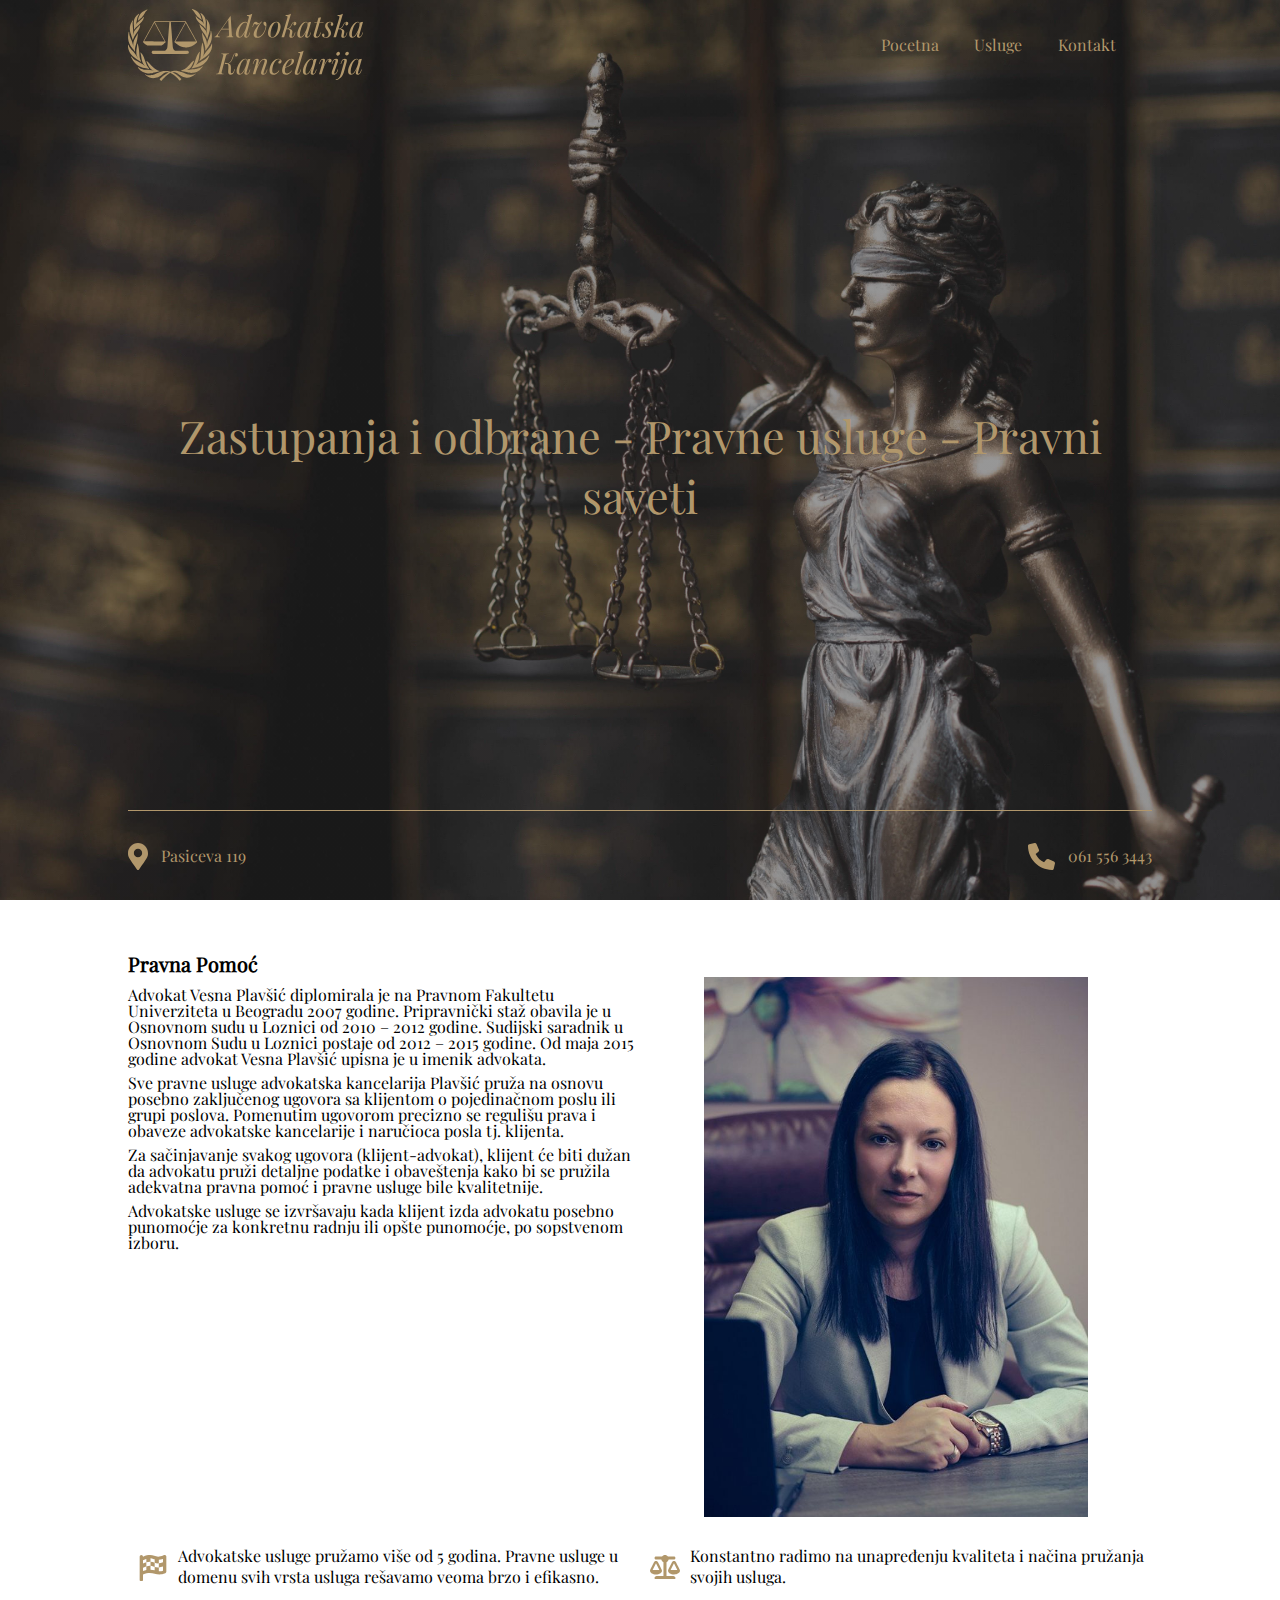
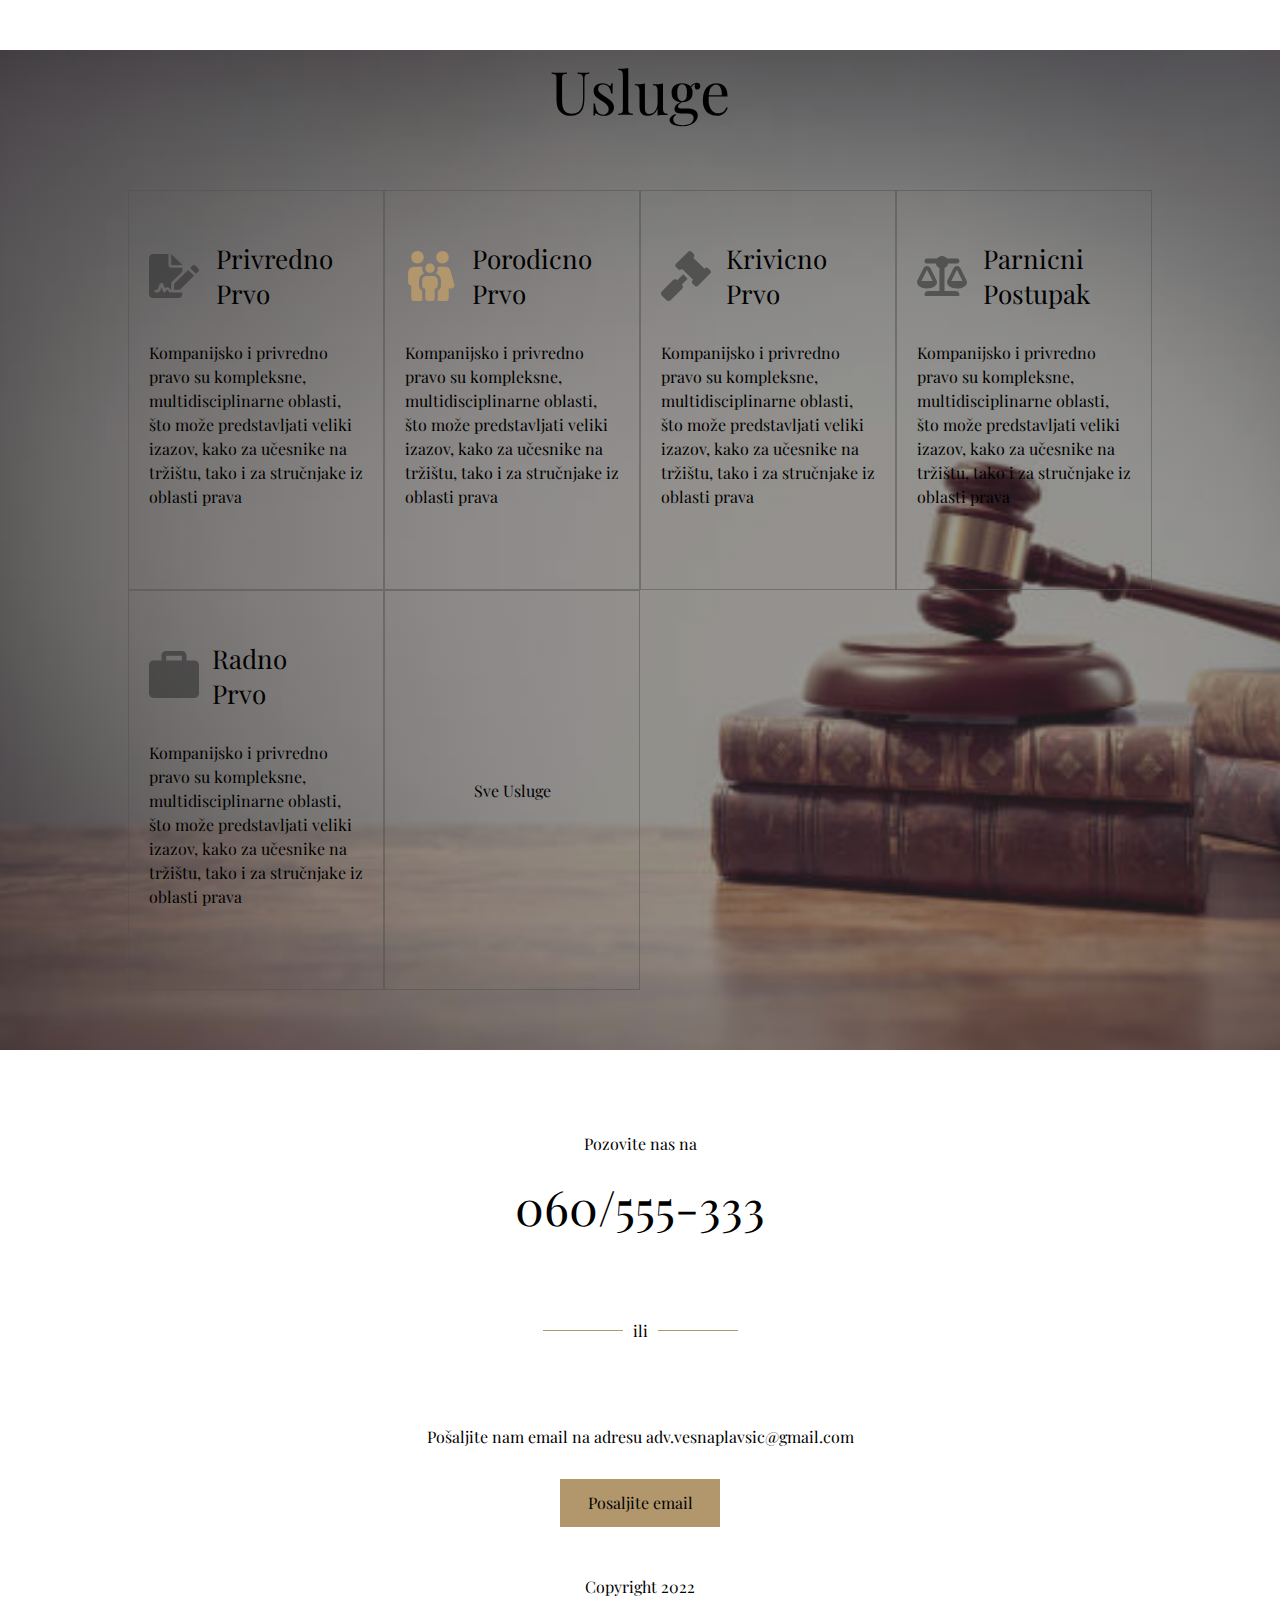
<file: index.html>
<!DOCTYPE html>
<html>
	<head>
		<title>Advokat</title>
		<link rel="icon" type="image/x-icon" href="./assets/icons/favicon.svg">
		<link rel="stylesheet" href="./styles/shared.css" >
		<link rel="stylesheet" href="./styles/index.css" >
		<meta name="viewport" content="width=device-width, initial-scale=1.0">
		<script src="./js/button.js"></script>
	</head>
		<body>

			<div class="section section-1">
				<div class="background background-1">
				</div>

				<div class="wrapper wrapper-1">
					<div class="header">
						<img class="logo" src="./assets/icons/logo.svg">

						<div class="menu">

							<div class="menu-item">
								<a href="./index.html">
									Pocetna
								</a>
							</div>
							<div class="menu-item">
								<a href="./pages/usluge.html">
									Usluge
								</a>
							</div>
							<div class="menu-item">
								<a href="./pages/kontakt.html">
									Kontakt
								</a>
							</div>

						</div>

						<div class="button">
							<img class="bars" src="./assets/icons/bars.svg"/>
							<img class="x" src="./assets/icons/xmark.svg"/>
						</div>
					</div>
					<div class="content">
						Zastupanja i odbrane - Pravne usluge - Pravni saveti</div>

					<div class="contact-info">
						<div class="contact-segment">
							<img class="contact-icon" src="./assets/icons/location-dot.svg">
							<span>Pasiceva 119</span>
						</div>
						<div class="contact-segment">
							<img class="contact-icon" src="./assets/icons/phone.svg">
							<span>061 556 3443</span>
						</div>

					</div>

				</div>

			</div>

			<div class="section section-2">

				<div class="wrapper wrapper-2">

					<div class="bio">
						<div class="title">
							Pravna Pomoć
						</div>
						<div class="paragraph">Advokat Vesna Plavšić diplomirala je na Pravnom Fakultetu Univerziteta u Beogradu 2007 godine. Pripravnički staž obavila je u Osnovnom sudu u Loznici od 2010 – 2012 godine.  Sudijski saradnik u Osnovnom Sudu u Loznici postaje od 2012 – 2015 godine. Od maja 2015 godine advokat Vesna Plavšić upisna je u imenik advokata.</div>
						<div class="paragraph">Sve pravne usluge advokatska kancelarija Plavšić pruža na osnovu posebno zaključenog ugovora sa klijentom o pojedinačnom poslu ili grupi poslova. Pomenutim ugovorom precizno se regulišu prava i obaveze advokatske kancelarije i naručioca posla tj. klijenta.</div>
						<div class="paragraph">Za sačinjavanje svakog ugovora (klijent-advokat), klijent će biti dužan da advokatu pruži detaljne podatke i obaveštenja kako bi se pružila adekvatna pravna pomoć i pravne usluge bile kvalitetnije.</div>
						<div class="paragraph">Advokatske usluge se izvršavaju kada klijent izda advokatu posebno punomoćje za konkretnu radnju ili opšte punomoćje, po sopstvenom izboru.</div>
					</div>
					<div class="image">
						<img src="./assets/images/advokat.jpg"/>
					</div>
					<div class="info-small">
						<div class="info-icon">
							<img src="./assets/icons/flag-checkered.svg"/>
						</div>
						<div class="info-paragraph">
							Advokatske usluge pružamo više od 5 godina. Pravne usluge u domenu svih vrsta usluga rešavamo veoma brzo i efikasno.
						</div>
					</div>
					<div class="info-small">
						<div class="info-icon">
							<img src="./assets/icons/scale-balanced-gold.svg"/>
						</div>
						<div class="info-paragraph">
							Konstantno radimo na unapređenju kvaliteta i načina pružanja svojih usluga.
						</div>
					</div>


				</div>
			</div>

			<div class="section section-3">
				<div class="background background-3"></div>
				<div class="wrapper wrapper-3">

					<div class="main-title-3">
						Usluge
					</div>

					<div class="cards">

						<div class="card">
              <div class="title-wrapper">
                <div class="icon">
                  <img src="./assets/icons/file-signature.svg"/>
                </div>
                <div class="title-3">
                  <span>Privredno</span>
                  <span>Prvo</span>
                </div>
              </div>
							<div class="desc">
								Kompanijsko i privredno pravo su kompleksne, multidisciplinarne oblasti, što može predstavljati veliki izazov, kako za učesnike na tržištu, tako i za stručnjake iz oblasti prava
							</div>
						</div>

            <div class="card">
              <div class="title-wrapper">
                <div class="icon">
                  <img src="./assets/icons/family.svg"/>
                </div>
                <div class="title-3">
                  <span>Porodicno</span>
                  <span>Prvo</span>
                </div>
              </div>
              <div class="desc">
                Kompanijsko i privredno pravo su kompleksne, multidisciplinarne oblasti, što može predstavljati veliki izazov, kako za učesnike na tržištu, tako i za stručnjake iz oblasti prava
              </div>
            </div>

            <div class="card">
              <div class="title-wrapper">
                <div class="icon">
                  <img src="./assets/icons/gavel.svg"/>
                </div>
                <div class="title-3">
                  <span>Krivicno</span>
                  <span>Prvo</span>
                </div>
              </div>
              <div class="desc">
                Kompanijsko i privredno pravo su kompleksne, multidisciplinarne oblasti, što može predstavljati veliki izazov, kako za učesnike na tržištu, tako i za stručnjake iz oblasti prava
              </div>
            </div>

						<!-- <div class="card"> -->
              <!-- <div class="title-wrapper"> -->
						<!-- 	<div class="icon"> -->
						<!-- 		<img src="./assets/icons/buildings.svg"/> -->
						<!-- 	</div> -->
						<!-- 	<div class="title-3"> -->
						<!-- 		<span>Nepokretnosti</span> -->
						<!-- 		<span>&#38;</span> -->
						<!-- 		<span>Infrastruktura</span> -->
						<!-- 	</div> -->
              <!-- </div> -->
						<!-- 	<div class="desc"> -->
						<!-- 		Kompanijsko i privredno pravo su kompleksne, multidisciplinarne oblasti, što može predstavljati veliki izazov, kako za učesnike na tržištu, tako i za stručnjake iz oblasti prava -->
						<!-- 	</div> -->
						<!-- </div> -->

            <div class="card">
              <div class="title-wrapper">
                <div class="icon">
                  <img src="./assets/icons/scale-balanced.svg"/>
                </div>
                <div class="title-3">
                  <span>Parnicni</span>
                  <span>Postupak</span>
                </div>
              </div>
              <div class="desc">
                Kompanijsko i privredno pravo su kompleksne, multidisciplinarne oblasti, što može predstavljati veliki izazov, kako za učesnike na tržištu, tako i za stručnjake iz oblasti prava
              </div>
            </div>

            <div class="card">
              <div class="title-wrapper">
                <div class="icon">
                  <img src="./assets/icons/briefcase-blank.svg"/>
                </div>
                <div class="title-3">
                  <span>Radno</span>
                  <span>Prvo</span>
                </div>
              </div>
              <div class="desc">
                Kompanijsko i privredno pravo su kompleksne, multidisciplinarne oblasti, što može predstavljati veliki izazov, kako za učesnike na tržištu, tako i za stručnjake iz oblasti prava
              </div>
            </div>

						<div class="card card-usluge">
							<a href="./pages/usluge.html">Sve Usluge</a>
						</div>

					</div>
				</div>
			</div>


			<div class="section section-4">
				<div class="wrapper wrapper-4">

					<div class="contact contact-phone">
						<div class="phone-text">Pozovite nas na</div>
						<div class="phone-number"><a href="tel://">060/555-333</a></div>
					</div>

					<!-- -------------- ili  -------------- -->
					<div class="separator">
						<div class="line"></div>
						<div class="text">ili</div>
						<div class="line"></div>
					</div>

					<div class="contact contact-mail">
						<div class="email-text">Pošaljite nam email na adresu adv.vesnaplavsic@gmail.com</div>
						<div class="mail-button"><a href="mailto://">Posaljite email</a></div>
					</div>
				</div>
			</div>


			<div class="footer">
				<span>
					Copyright 2022
				</span>
			</div>
		</body>
</html>
</file>
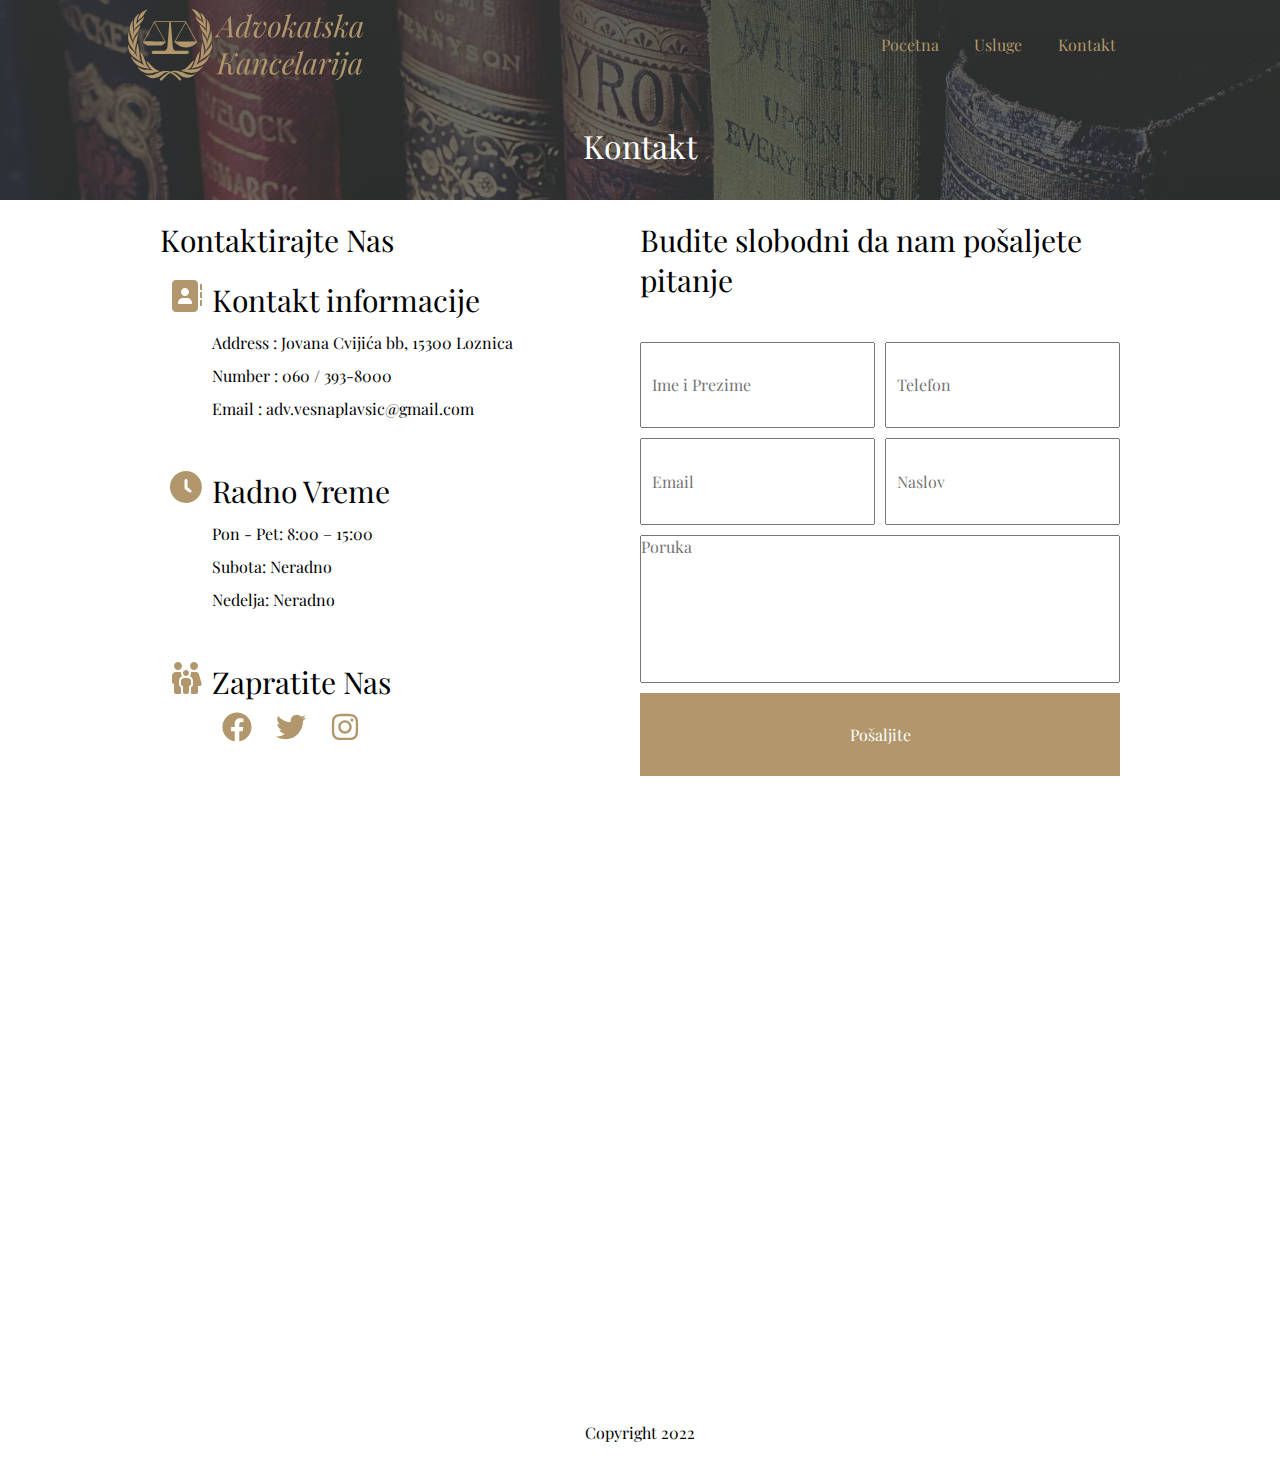
<file: pages/kontakt.html>
<!DOCTYPE html>
<html>
	<head>
		<title>Advokat-Kontakt</title>
		<link rel="icon" type="image/x-icon" href="./assets/icons/favicon.svg">
		<meta name="viewport" content="width=device-width, initial-scale=1.0">
		<link rel="preconnect" href="https://fonts.gstatic.com" crossorigin />
		<link
			href="https://fonts.googleapis.com/css2?family=Libre+Franklin:wght@100;600&display=swap"
			rel="stylesheet"
			/>
		<link rel="stylesheet" href="../styles/shared.css" />
		<link rel="stylesheet" href="../styles/kontakt.css" />
		<link rel="stylesheet" href="../styles/queries/bundle.css" />
		<script src="../js/button.js"></script>
	</head>

	<body>
		<div class="section section-1">
			<div class="wrapper wrapper-1">

				<div class="header">
					<img class="logo" src="../assets/icons/logo.svg">

					<div class="menu">

						<div class="menu-item">
							<a href="../index.html">
								Pocetna
							</a>
						</div>
						<div class="menu-item">
							<a href="./usluge.html">
								Usluge
							</a>
						</div>
						<div class="menu-item">
							<a href="./kontakt.html">
								Kontakt
							</a>
						</div>

					</div>

					<div class="button">
						<img class="bars" src="../assets/icons/bars.svg"/>
						<img class="x" src="../assets/icons/xmark.svg"/>
					</div>
				</div>
				<div class="title">Kontakt</div>
			</div>
		</div>
		<div class="info">

			<div class="contact">
				<div class="contact-title">Kontaktirajte Nas</div>

				<div class="contacts">
					<img class="contacts-icon" src="../assets/icons/address-book.svg" alt="" />
					<div class="description">
						<div class="contact-title">Kontakt informacije </div>
						<p>Address : Jovana Cvijića bb, 15300 Loznica</p>
						<p>Number : 060 / 393-8000</p>
						<p>Email : adv.vesnaplavsic@gmail.com</p>
					</div>
				</div>

				<div class="contacts">
					<img class="contacts-icon" src="../assets/icons/clock.svg" alt="" />
					<div class="description">
						<div class="contact-title">Radno Vreme </div>
						<p>Pon - Pet: 8:00 – 15:00</p>
						<p>Subota: Neradno</p>
						<p>Nedelja: Neradno</p>
					</div>
				</div>

				<div class="contacts">
					<img class="contacts-icon" src="../assets/icons/family-gold.svg" alt="" />
					<div class="description">
						<div class="contact-title">Zapratite Nas </div>
						<a href="#"><img class="social-icon" src="../assets/icons/facebook.svg" alt="" /></a>
						<a href="#"><img class="social-icon" src="../assets/icons/twitter.svg" alt="" /></a>
						<a href="#"><img class="social-icon" src="../assets/icons/instagram.svg" alt="" /></a>
					</div>
				</div>

			</div>

			<form action="">
				<div class="contact-title">Budite slobodni da nam pošaljete pitanje </div>
				<input type="text" name="name" id="name" placeholder="Ime i Prezime" />
				<input type="tel" name="phone" id="phone" placeholder="Telefon" />
				<input type="email" name="email" id="email" placeholder="Email" />
				<input type="text" name="title" id="title" placeholder="Naslov" />
				<textarea name="Text1" cols="40" rows="5" placeholder="Poruka"></textarea>
				<button>Pošaljite</button>
			</form>

		</div>
			<div class="map">
				<iframe
					width="100%"
					height="100%"
					id="gmap_canvas"
					src="https://maps.google.com/maps?q=loznica&t=&z=13&ie=UTF8&iwloc=&output=embed"
					frameborder="0"
					scrolling="no"
					marginheight="0"
					marginwidth="0" >
				</iframe>
			</div>

			<div class="footer">
				<span> Copyright 2022 </span>
			</div>
		</div>
	</body>
</html>
</file>
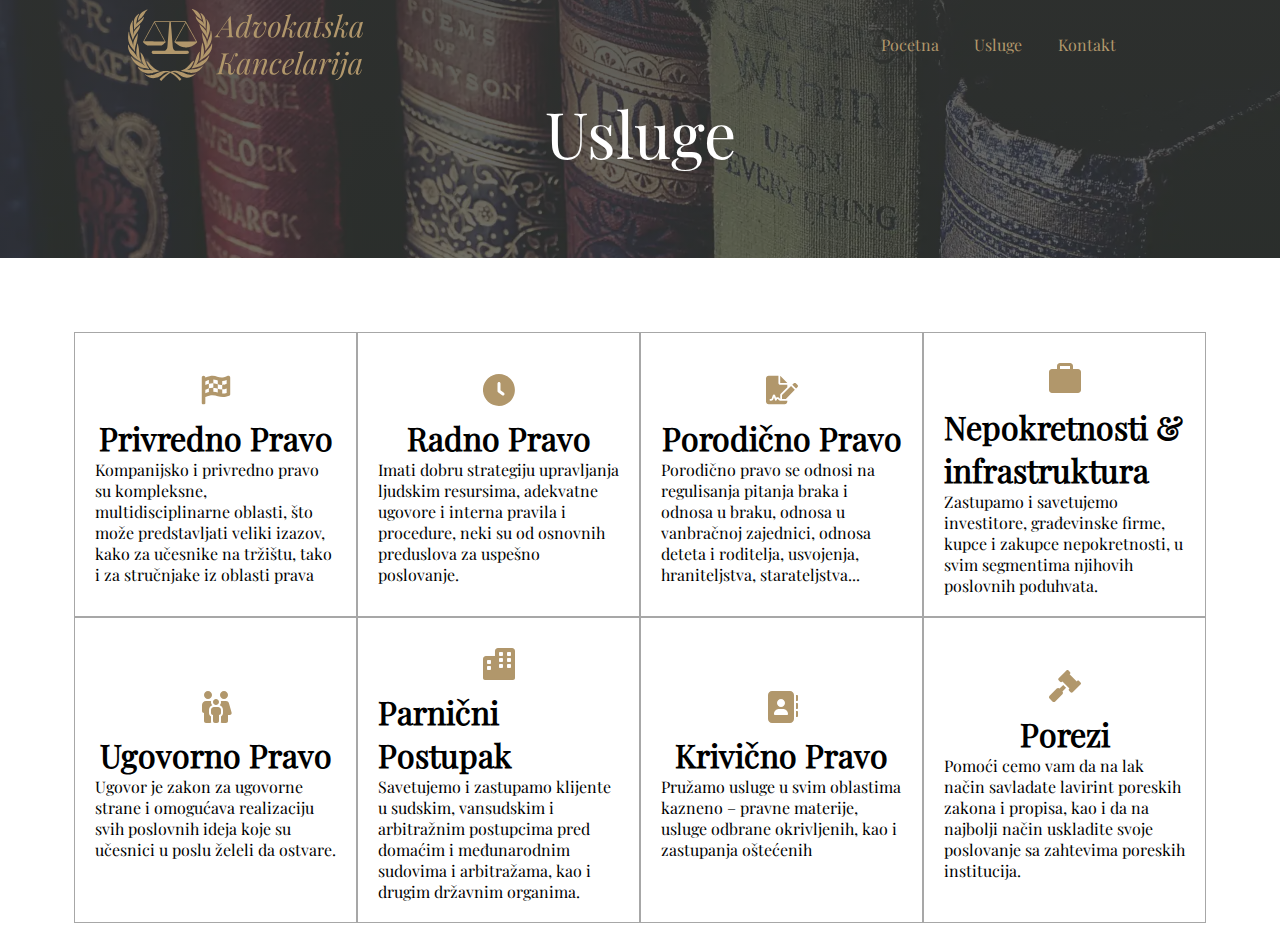
<file: pages/usluge.html>
<!DOCTYPE html>
<html>
	<head>
		<title>Advokat-Usluge</title>
		<meta name="viewport" content="width=device-width, initial-scale=1.0">
		<link rel="icon" type="image/x-icon" href="./assets/icons/favicon.svg">
		<link rel="preconnect" href="https://fonts.googleapis.com" />
		<link rel="preconnect" href="https://fonts.gstatic.com" crossorigin />
		<link
			href="https://fonts.googleapis.com/css2?family=Libre+Franklin:wght@100;600&display=swap"
			rel="stylesheet"
			/>
		<link rel="stylesheet" href="../styles/shared.css" />
		<link rel="stylesheet" href="../styles/usluge.css" />
		<link rel="stylesheet" href="../styles/queries/bundle.css">
		<script src="../js/button.js"></script>
	</head>

	<body>
		<div class="section section-1">
			<div class="wrapper wrapper-1">

				<div class="header">
					<!-- izbaciti menu i v-menu -->
					<!-- moguce je uraditi preko jednog menu html objekta -->
					<img class="logo" src="../assets/icons/logo.svg">
					<div class="menu">

						<div class="menu-item">
							<a href="../index.html">
								Pocetna
							</a>
						</div>
						<div class="menu-item">
							<a href="./usluge.html">
								Usluge
							</a>
						</div>
						<div class="menu-item">
							<a href="./kontakt.html">
								Kontakt
							</a>
						</div>

					</div>

					<div class="button">
						<img class="bars" src="../assets/icons/bars.svg"/>
						<img class="x" src="../assets/icons/xmark.svg"/>
					</div>


				</div>
				<div class="content">
					<span>Usluge</span>
				</div>
			</div>
		</div>
		<!-- ovo treba da bude sectio 2 -->
		<div class="card-wrap">
			<!-- ovaj div nema svrhu -->
			<div class="card-holder">

				<div class="card">
					<img src="../assets/icons/flag-checkered.svg" alt="" />
					<span>Privredno Pravo</span>
					<p>
					Kompanijsko i privredno pravo su kompleksne, multidisciplinarne
					oblasti, što može predstavljati veliki izazov, kako za učesnike na
					tržištu, tako i za stručnjake iz oblasti prava
					</p>
				</div>

				<div class="card">
					<img src="../assets/icons/clock.svg" alt="" />
					<span>Radno Pravo</span>
					<p>
					Imati dobru strategiju upravljanja ljudskim resursima, adekvatne
					ugovore i interna pravila i procedure, neki su od osnovnih
					preduslova za uspešno poslovanje.
					</p>
				</div>

				<div class="card">
					<img src="../assets/icons/file-signature-gold.svg" alt="" />
					<span>Porodično Pravo</span>
					<p>
					Porodično pravo se odnosi na regulisanja pitanja braka i odnosa u
					braku, odnosa u vanbračnoj zajednici, odnosa deteta i roditelja,
					usvojenja, hraniteljstva, starateljstva...
					</p>
				</div>

				<div class="card">
					<img src="../assets/icons/briefcase-blank-gold.svg" alt="" />
					<span>Nepokretnosti & infrastruktura</span>
					<p>
					Zastupamo i savetujemo investitore, građevinske firme, kupce i
					zakupce nepokretnosti, u svim segmentima njihovih poslovnih
					poduhvata.
					</p>
				</div>

				<div class="card">
					<img src="../assets/icons/family-gold.svg" alt="" />
					<span>Ugovorno Pravo</span>
					<p>
					Ugovor je zakon za ugovorne strane i omogućava realizaciju svih
					poslovnih ideja koje su učesnici u poslu želeli da ostvare.
					</p>
				</div>

				<div class="card">
					<img src="../assets/icons/buildings-gold.svg" alt="" />
					<span>Parnični Postupak</span>
					<p>
					Savetujemo i zastupamo klijente u sudskim, vansudskim i arbitražnim
					postupcima pred domaćim i međunarodnim sudovima i arbitražama, kao i
					drugim državnim organima.
					</p>
				</div>

				<div class="card">
					<img src="../assets/icons/address-book.svg" alt="" />
					<span>Krivično Pravo</span>
					<p>
					Pružamo usluge u svim oblastima kazneno – pravne materije, usluge
					odbrane okrivljenih, kao i zastupanja oštećenih
					</p>
				</div>

				<div class="card">
					<img src="../assets/icons/gavel-gold.svg" alt="" />
					<span>Porezi</span>
					<p>
					Pomoći cemo vam da na lak način savladate lavirint poreskih zakona i
					propisa, kao i da na najbolji način uskladite svoje poslovanje sa
					zahtevima poreskih institucija.
					</p>
				</div>

			</div>
		</div>
	</body>
</html>
</file>
<file: styles/shared.css>
@font-face {
  font-family: "PlayFair";
  src: url("../assets/fonts/PlayfairDisplay-Regular.ttf");
} 

*
{
	margin: 0;
	padding: 0;
	font-family: "PlayFair";
	box-sizing: border-box;
}

::selection
{
  color: white;
  background: #ceb08a;
}

body
{
	display: flex;
	flex-direction: column;
}

a
{
	text-decoration: none;
	color: inherit;
}

.section
{
	height: 100vh;
}

.wrapper
{
	width: 80%;
	margin: 0 auto;
	display: flex;
}

.footer
{
	height: 10vh;
}

.background
{
	position: absolute;
	z-index: -1;
	width: 100vw;
	height: 100vh;
	max-width: 100%;
}

/* ~~~~~~~~~~~~~~~~~~~HEADER STYLE~~~~~~~~~~~~~~~~~ */
.wrapper-1
{
	flex-direction: column;
	height: 100vh;
}

.header
{
	height: 10vh;
	display: flex;
	justify-content: space-between;
}

.logo
{
	margin-top: 1vh;
	height: 8vh;
}

@media only screen and ( min-width: 1100px )
{
	.menu
	{
		display: flex;
		width: 30%;
		justify-content: space-evenly;
		color: #b1976bff;
	}

	.menu-item
	{
		height: 10vh;
		line-height: 10vh;
	}

	.button
	{
		display: none;
	}
}

@media only screen and ( max-width: 1100px )
{
	.menu
	{
		display: flex;
		flex-direction: column;
		width: 80vw;
		height: 30vh;

		position: absolute;
		transform: translate( 0, 10vh );
	}

	.menu-item
	{
		height: 10vh;
		line-height: 10vh;
		text-align: center;
		background-color: #b1976bff;
		color: #343436;
		width: 100%;
	}

	.button
	{
		display: block;
	}
}

.bars, .x
{
	width: 5vh;
	height: 5vh;
}

.button
{
	padding-top: 2.5vh;
	cursor: pointer;
}

/* ----------------------footer------------------------- */

.footer
{
	display: flex;
	height: 8vh;
	justify-content: center;
	align-items: center;
}
</file>
<file: styles/index.css>
/* ~~~~~~~~~~~~~~~~~~~~SECTION 1~~~~~~~~~~~~~~~~~~~~ */

.section-1
{
	height: 100vh;
}

.wrapper-1
{
	flex-direction: column;
}

.content
{
	height: 80%;
	padding: 35vh 0;
	font-size: 5vh;
	color: #b1976bff;
	text-align: center;
}

.background-1
{
	background: linear-gradient(rgba(50, 50, 50, 0.5), rgba(50, 50, 50, 0.5)), url("../assets/images/justice.jpg");
	background-size: cover;
	background-repeat: no-repeat;
	background-position: center center;
}

.contact-segment
{
	display: flex;
	height: 10vh;
}

.contact-info
{
	height: 10vh;
	line-height: 10vh;
	display: flex;
	justify-content: space-between;

	border-top: 1px solid #b1976bff;
	color: #b1976bff;
}
.contact-icon
{
	height: 3vh;
	margin-right: 1vw;
	margin-top: 3.5vh;
}

@media only screen and ( max-width: 900px )
{
	.contact-info
	{
		height: 20vh;
		flex-direction: column;
	}

	.content
	{
		height: 70vh;
	}

	.contact-segment
	{
		justify-content: center;
	}
}

/* ~~~~~~~~~~~~~~~~~~~~SECTION 2~~~~~~~~~~~~~~~~~~~~ */

.section-2
{
  margin-top: 50px;
	display: flex;
  height: 700px;
}

.wrapper-2
{
	display: flex;
	flex-wrap: wrap;
}

/* slika se cudno ponasa */
/* sa propertijima widht i height */

.image
{
	flex-basis: 50%;
	display: flex;
	justify-content: center;
	align-items: center;
}

.image img
{
	width: 75%;
}

.info
{
	flex-basis: 50%;
	display: flex;
	flex-wrap: wrap;
}

.bio
{
	flex-basis: 50%;
}

.info-small
{
	flex-basis: 50%;
	display: flex;

}

.title
{
	font-size: 20px;
	font-weight: bold;
	margin-bottom: 10px;
}

.paragraph
{
	line-height: 16px;
	margin-bottom: 8px;
}

.info-icon img
{
	width: 30px;
	margin: 10px;
}

@media only screen and (max-width: 600px)
{
  .section-2
  {
    height: 700px;
  }

  .image 
  {
    display: none;
  }

  .bio
  {
    flex-basis: 100%;
  }

  .info-small
  {
    flex-basis: 100%;
  }

  .info-paragraph
  {
    height: auto;
  }
}

@media only screen and (min-width: 600px) and ( max-width: 1100px )
{
	.section-2
	{
		height: 660px;
	}

	.bio
	{
    flex-basis: 60%
	}

	.image
	{
		flex-basis: 40%;
	}

	.info
	{
		flex-basis: 100%;
	}

	.wrapper-2
	{
		flex-wrap: wrap;
	}
}

/* ~~~~~~~~~~~~~~~~~~~~SECTION 3~~~~~~~~~~~~~~~~~~~~ */
.section-3, .background-3
{
	height: 1000px;
}

.background-3
{
	background: linear-gradient(rgba(50, 50, 50, 0.5), rgba(50, 50, 50, 0.5)), url("../assets/images/hammer.jpg");
	background-size: cover;
	background-repeat: no-repeat;
	background-position: center center;
}

.wrapper-3
{
	flex-direction: column;
}

.section-3
{
	display: flex;
	flex-direction: column;
	color: white;
	color: black;
}

.main-title-3
{
	font-size: 60px;
	margin-bottom: 60px;
	text-align: center;
}

.cards
{
	display: flex;
	align-content: flex-start;
	flex-wrap: wrap;
}

.card
{
	flex-basis: 25%;
	height: 400px;

	display: flex;
	flex-wrap: wrap;

	border: 0.5px solid rgba(80,80,80,.5);
	padding: 20px;
}

.card:hover
{
	background-color: rgba( 200, 200, 200, 0.2 );
}

.card-usluge
{
	align-items: center;
	justify-content: center;

}

.title-wrapper
{
  display: flex;
  align-items: center;
}


.title-3
{
  margin-left:10%;
	font-size: 26px;
	display: flex;
	flex-direction: column;
}

.desc
{
	flex-basis: 100%;
	font-size: 1em;
	line-height: 1.5em;
	/* padding-right: 2em; */
}

.icon
{
	flex-basis: 30%;
}

.icon img
{
	display: block;
	width: 50px;
}

@media only screen and ( max-width: 1100px ) and ( min-width: 600px )
{
	.section-3, .background-3
	{
		height: 1400px;
	}

	.card
	{
		flex-basis: 50%;
	}
}

@media only screen and ( max-width: 600px )
{
	.section-3, .background-3
	{
		height: 2600px;
	}

	.card
	{
		flex-basis: 100%;
	}
}
/* ~~~~~~~~~~~~~~section 4~~~~~~~~~~~~~~~~~~~~~ */

.wrapper-4
{
	flex-direction: column;
	align-items: center;
}

.section-4
{
	display: flex;
	flex-direction: column;
}

.section-4
{
	height: 500px;
}

.separator
{
	display: flex;
	align-items: center;
}

.line
{
	width: 80px;
	height: 1px;
	background-color: #b1976bff;
}

.text
{
	margin: 0 10px;
}

.contact
{
	width: 60vw;
	height: 30vh;

	display: flex;
	flex-direction: column;
	justify-content: center;
	align-items: center;
}

.mail-button
{
	margin-top: 2em;
	width: 10em;
	height: 3em;
	background-color: #b1976bff;
	text-align: center;
	line-height: 3em;
}

.phone-number
{
	font-size: 3em;
	margin-top: 20px;
}

.email-text
{
	text-align: center;
}
</file>
<file: styles/kontakt.css>
/* ~~~~~~~~~~~~~~~~~~GENERAL~~~~~~~~~~~~~~~~~~ */
.section-1 {
	background: linear-gradient(rgba(50, 50, 50, 0.8), rgba(50, 50, 50, 0.7)),
	url("../assets/images/books_scaled_30.webp");

	background-repeat: no-repeat;
	background-size: cover;
	background-position: center center;
}

.wrapper-1
{
	height: 200px;
}

.section-1 
{
	height: 200px;
}

.wrapper-1
{
	display: flex;
}

.title
{
	height: 100%;
	display: flex;
	justify-content: center;
	align-items: center;
	color: white;
	font-size: 32px;
}

.info 
{
	display: flex;
	flex-wrap: wrap;
	justify-content: center;
	margin-top: 8%;
	width: 75%;
	margin: 20px auto;
}

/* ~~~~~~~~~~~~CONTACTS-CONTAINER~~~~~~~~~ */

.contact 
{
	flex-basis: 50%;
	display: flex;
	flex-wrap: wrap;
}

/* ~~~~~~~~~~~~~~CONTACTS~~~~~~~~~~~~~~~ */

.contacts 
{
	flex-basis: 100%;
	display: flex;
	margin: 20px 0px;
	align-items: flex-start;
}

.contact-title
{
	font-size: 30px;
	flex-basis: 100%;
}

.contacts-icon
{
	width: 32px;
	margin: 0 10px;
}

.social-icon 
{
	width: 30px;
	height: 30px;
	margin: 10px;
}

.description p {
	margin: 12px 0px;
	display: block;
}

/* ~~~~~~~~~~~~~~~~~FORM~~~~~~~~~~~~~~ */
form {
	flex-basis: 100%;
	display: flex;
	flex-wrap: wrap;
	flex-basis: 50%;
	justify-content: space-between;
}

form input {
	width: 49%;
	margin-bottom: 10px;
	padding: 10px;
	font-size: 16px;
}

form input:focus, form textarea:focus
{
	outline: none;
}

form textarea {
	width: 100%;
	font-size: 16px;
	resize: none;
}

form button {
	width: 100%;
	padding: 10px;
	margin-top: 10px;
	background-color: #b1976b;
	color: white;
	font-size: 16px;

	border: none;
	outline: none;
}

/* ~~~~~~~~~~~~~~~~MAPA~~~~~~~~~~ */
.map
{
	width: 95%;
	height: 600px;
	margin: auto;
	filter: grayscale( 100% );
}

/* ~~~~~~~~~~~~~~RESPONSIVE~~~~~~~~~~~~~~ */

@media only screen and ( max-width: 1100px ) and ( min-width: 900px )
{
	.contact, form
	{
		flex-basis: 100%;
	}

	.contact
	{
		flex-wrap: wrap;
	}

	.contacts
	{
		flex-basis: 50%;
	}

	.info
	{
		width: 80%;
	}
}

@media only screen and ( max-width: 900px )
{
	.contact, form
	{
		flex-basis: 100%;
	}

	.contacts
	{
		flex-basis: 100%;
	}

	form input
	{
		flex-basis: 100%;
	}

	.contact
	{
		padding-left: 20%;
	}
}
</file>
<file: styles/queries/bundle.css>
@import url(usluge-small.css);
@import url(usluge-medium.css);
@import url(kontakt-small.css);
@import url(kontakt-medium.css);
</file>
<file: styles/usluge.css>
.section-1 {
  background: linear-gradient(rgba(50, 50, 50, 0.8), rgba(50, 50, 50, 0.7)),
  url("../assets/images/books_scaled_30.webp");
  
  background-repeat: no-repeat;
  background-size: cover;
  background-position: center center;
}

.section-1 {
  height: 28.7vh;
  color: #cdb781;
}

.content {
  display: flex;
  align-items: center;
  justify-content: center;
  color: white;
  font-size: 4rem;
  height: auto;
}

.card-wrap {
  display: flex;
  justify-content: center;
  justify-items: center;
  padding-top: 5%;
}

.card-holder {
  display: flex;
  flex-wrap: wrap;
  justify-content: center;
  justify-items: center;
  width: 90%;
  padding: 10px;
}

.card {
	border: 0.5px solid rgba(80,80,80,.5);
  display: flex;
  flex-basis: 25%;
  padding: 20px;
  flex-direction: column;
  justify-content: center;
  align-items: center;
}

.card:hover
{
	background-color: rgba( 200, 200, 200, 0.7 );
}

.card img
{
  width: 32px;
  height: 32px;
  margin: 10px;
}

.card span {
  font-weight: bold;
  font-size: 32px;
}

.card p {
  font-size: 16px;
}
</file>
